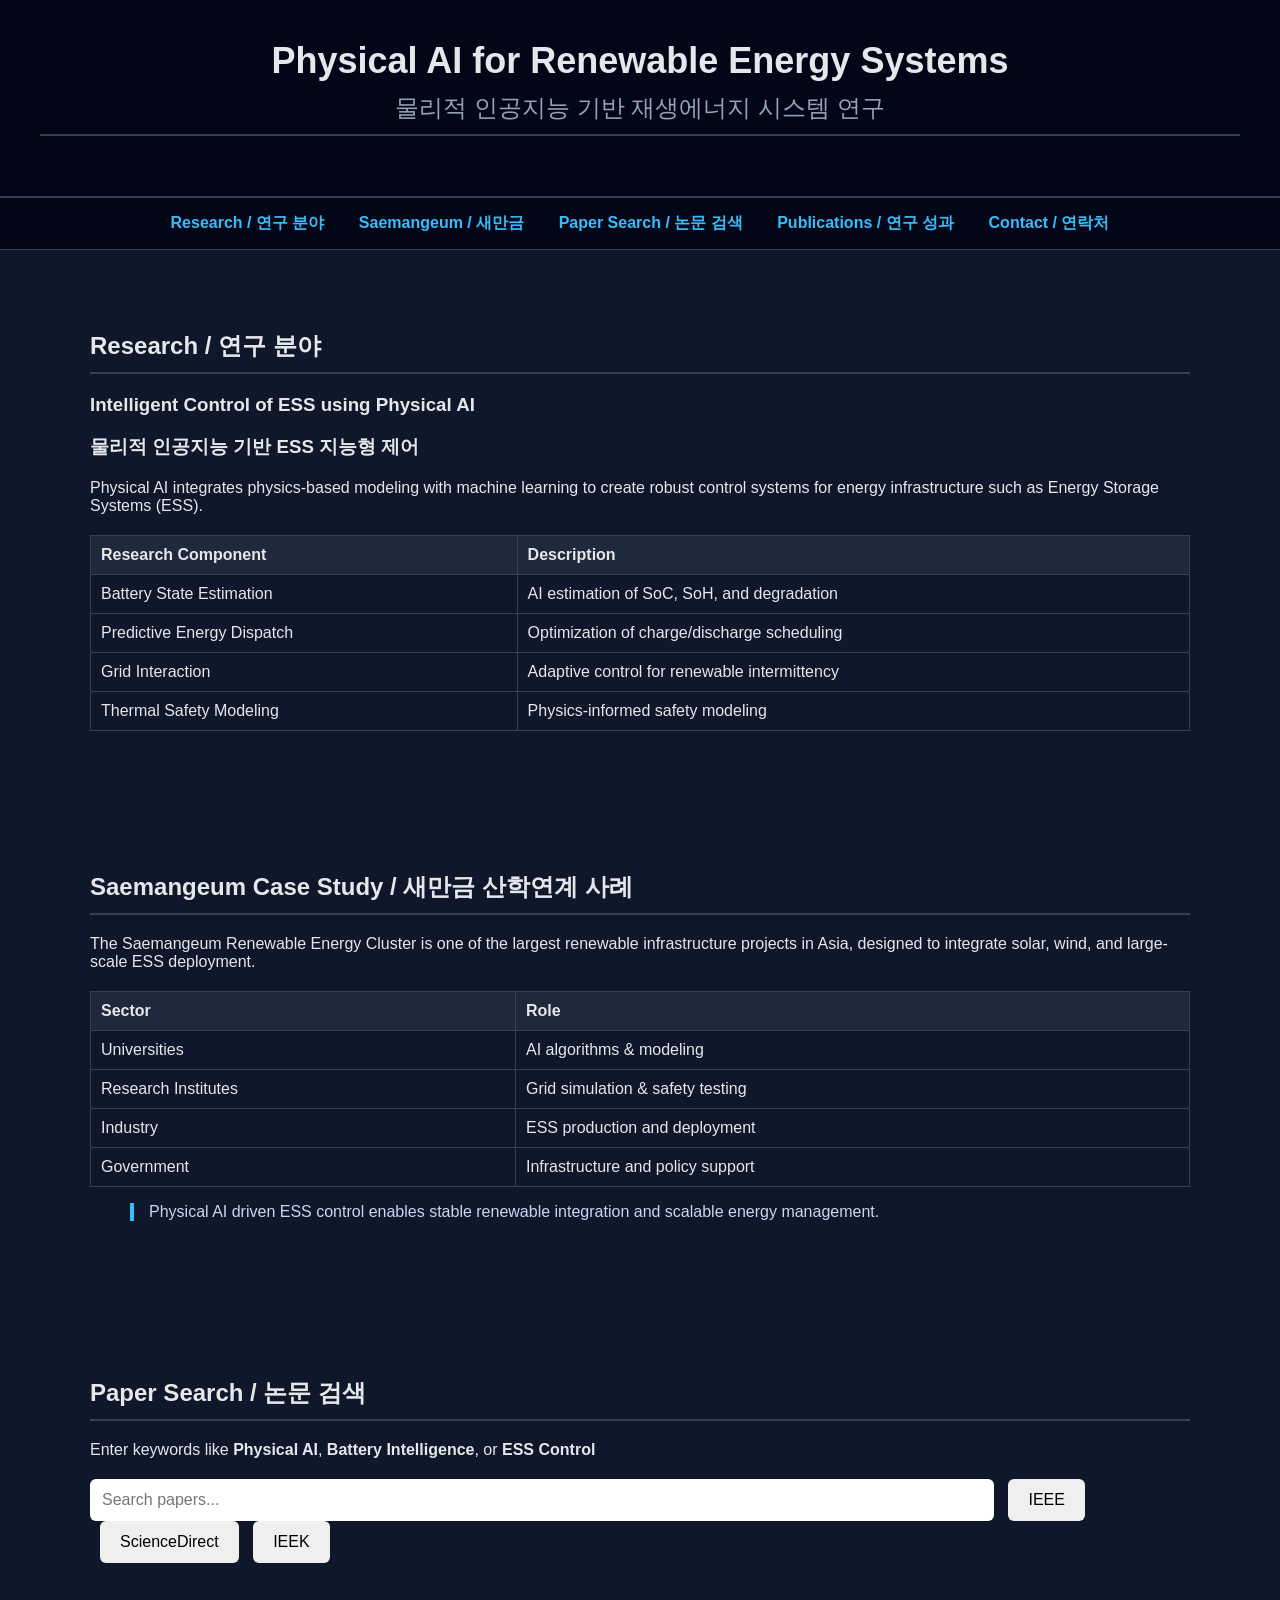
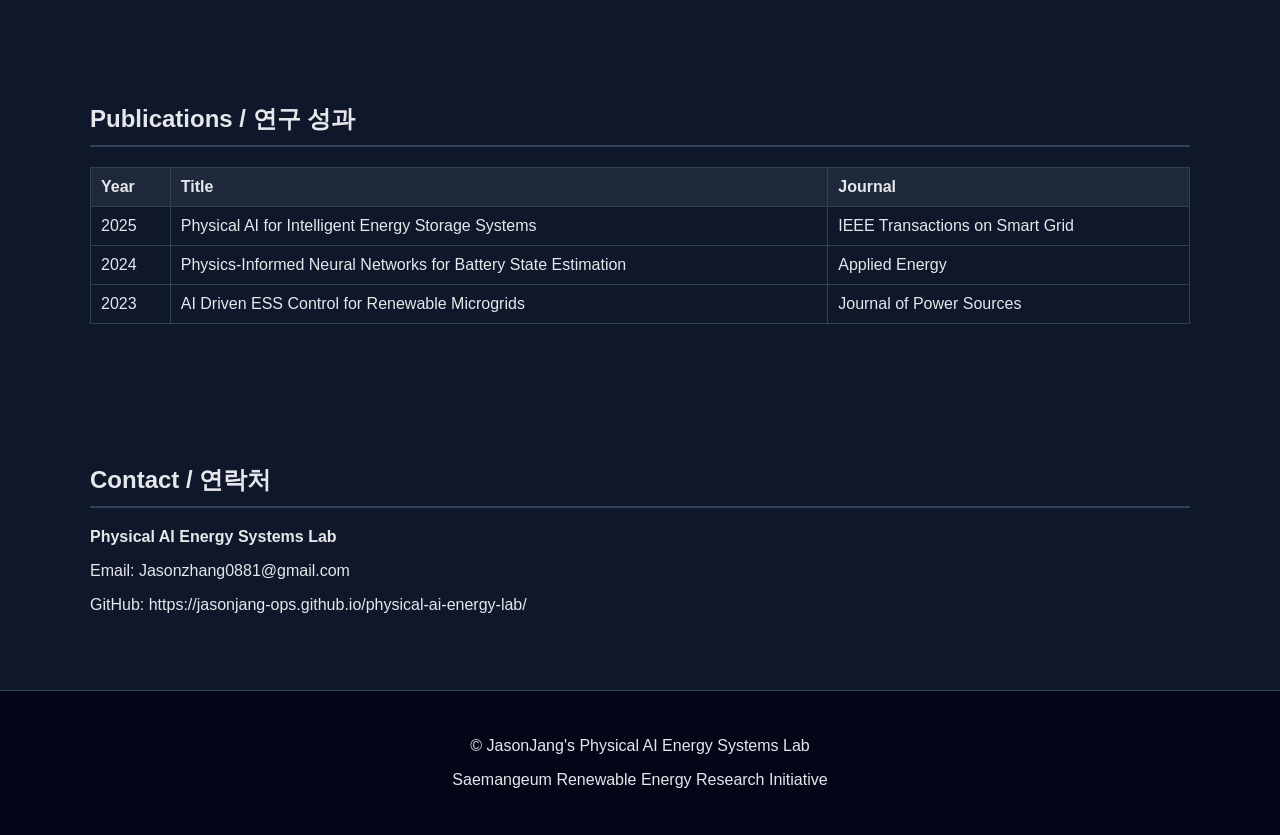
<file: physical_ai_energy_lab_site.html>
<!DOCTYPE html>
<html lang="en">
<head>
<meta charset="UTF-8">
<meta name="viewport" content="width=device-width, initial-scale=1.0">
<title>Physical AI Energy Systems Lab</title>
<style>
body{
    font-family: Arial, Helvetica, sans-serif;
    margin:0;
    background:#0f172a;
    color:#e5e7eb;
}
header{
    background:#020617;
    padding:40px;
    text-align:center;
    border-bottom:2px solid #334155;
}
header h1{
    margin:0;
    font-size:36px;
}
header h2{
    margin-top:10px;
    font-weight:normal;
    color:#94a3b8;
}
nav{
    background:#020617;
    padding:15px;
    position:sticky;
    top:0;
    text-align:center;
    border-bottom:1px solid #334155;
}
nav a{
    color:#38bdf8;
    margin:0 15px;
    text-decoration:none;
    font-weight:bold;
}
section{
    max-width:1100px;
    margin:auto;
    padding:60px 20px;
}
h2{
    border-bottom:2px solid #334155;
    padding-bottom:10px;
}
table{
    width:100%;
    border-collapse:collapse;
    margin-top:20px;
}
th, td{
    border:1px solid #334155;
    padding:10px;
    text-align:left;
}
th{
    background:#1e293b;
}
blockquote{
    border-left:4px solid #38bdf8;
    padding-left:15px;
    color:#cbd5f5;
}
.search-box{
    margin-top:20px;
}
input[type="text"]{
    width:80%;
    padding:12px;
    font-size:16px;
    border-radius:6px;
    border:none;
}
button{
    padding:12px 20px;
    font-size:16px;
    margin-left:10px;
    border:none;
    border-radius:6px;
    cursor:pointer;
}
footer{
    background:#020617;
    padding:30px;
    text-align:center;
    border-top:1px solid #334155;
}
</style>

<script>
function searchIEEE(){
    var q=document.getElementById("search").value;
    window.open("https://ieeexplore.ieee.org/search/searchresult.jsp?queryText="+encodeURIComponent(q));
}
function searchScienceDirect(){
    var q=document.getElementById("search").value;
    window.open("https://www.sciencedirect.com/search?qs="+encodeURIComponent(q));
}
function searchIEEK(){
    window.open("https://www.ieek.or.kr");
}
</script>

</head>

<body>

<header>
<h1>Physical AI for Renewable Energy Systems</h1>
<h2>물리적 인공지능 기반 재생에너지 시스템 연구</h2>
</header>

<nav>
<a href="#research">Research / 연구 분야</a>
<a href="#saemangeum">Saemangeum / 새만금</a>
<a href="#search">Paper Search / 논문 검색</a>
<a href="#publications">Publications / 연구 성과</a>
<a href="#contact">Contact / 연락처</a>
</nav>

<section id="research">
<h2>Research / 연구 분야</h2>

<h3>Intelligent Control of ESS using Physical AI</h3>
<h3>물리적 인공지능 기반 ESS 지능형 제어</h3>

<p>
Physical AI integrates physics-based modeling with machine learning to create robust control systems
for energy infrastructure such as Energy Storage Systems (ESS).
</p>

<table>
<tr>
<th>Research Component</th>
<th>Description</th>
</tr>

<tr>
<td>Battery State Estimation</td>
<td>AI estimation of SoC, SoH, and degradation</td>
</tr>

<tr>
<td>Predictive Energy Dispatch</td>
<td>Optimization of charge/discharge scheduling</td>
</tr>

<tr>
<td>Grid Interaction</td>
<td>Adaptive control for renewable intermittency</td>
</tr>

<tr>
<td>Thermal Safety Modeling</td>
<td>Physics-informed safety modeling</td>
</tr>
</table>

</section>

<section id="saemangeum">

<h2>Saemangeum Case Study / 새만금 산학연계 사례</h2>

<p>
The Saemangeum Renewable Energy Cluster is one of the largest renewable infrastructure projects in Asia,
designed to integrate solar, wind, and large-scale ESS deployment.
</p>

<table>
<tr>
<th>Sector</th>
<th>Role</th>
</tr>

<tr>
<td>Universities</td>
<td>AI algorithms & modeling</td>
</tr>

<tr>
<td>Research Institutes</td>
<td>Grid simulation & safety testing</td>
</tr>

<tr>
<td>Industry</td>
<td>ESS production and deployment</td>
</tr>

<tr>
<td>Government</td>
<td>Infrastructure and policy support</td>
</tr>
</table>

<blockquote>
Physical AI driven ESS control enables stable renewable integration and scalable energy management.
</blockquote>

</section>

<section>

<h2>Paper Search / 논문 검색</h2>

<p>Enter keywords like <b>Physical AI</b>, <b>Battery Intelligence</b>, or <b>ESS Control</b></p>

<div class="search-box">
<input id="search" type="text" placeholder="Search papers...">
<button onclick="searchIEEE()">IEEE</button>
<button onclick="searchScienceDirect()">ScienceDirect</button>
<button onclick="searchIEEK()">IEEK</button>
</div>

</section>

<section id="publications">

<h2>Publications / 연구 성과</h2>

<table>

<tr>
<th>Year</th>
<th>Title</th>
<th>Journal</th>
</tr>

<tr>
<td>2025</td>
<td>Physical AI for Intelligent Energy Storage Systems</td>
<td>IEEE Transactions on Smart Grid</td>
</tr>

<tr>
<td>2024</td>
<td>Physics-Informed Neural Networks for Battery State Estimation</td>
<td>Applied Energy</td>
</tr>

<tr>
<td>2023</td>
<td>AI Driven ESS Control for Renewable Microgrids</td>
<td>Journal of Power Sources</td>
</tr>

</table>

</section>

<section id="contact">

<h2>Contact / 연락처</h2>

<p><b>Physical AI Energy Systems Lab</b></p>
<p>Email: Jasonzhang0881@gmail.com</p>
<p>GitHub: https://jasonjang-ops.github.io/physical-ai-energy-lab/</p>

</section>

<footer>

<p>© JasonJang's Physical AI Energy Systems Lab</p>
<p>Saemangeum Renewable Energy Research Initiative</p>

</footer>

</body>
</html>
</file>
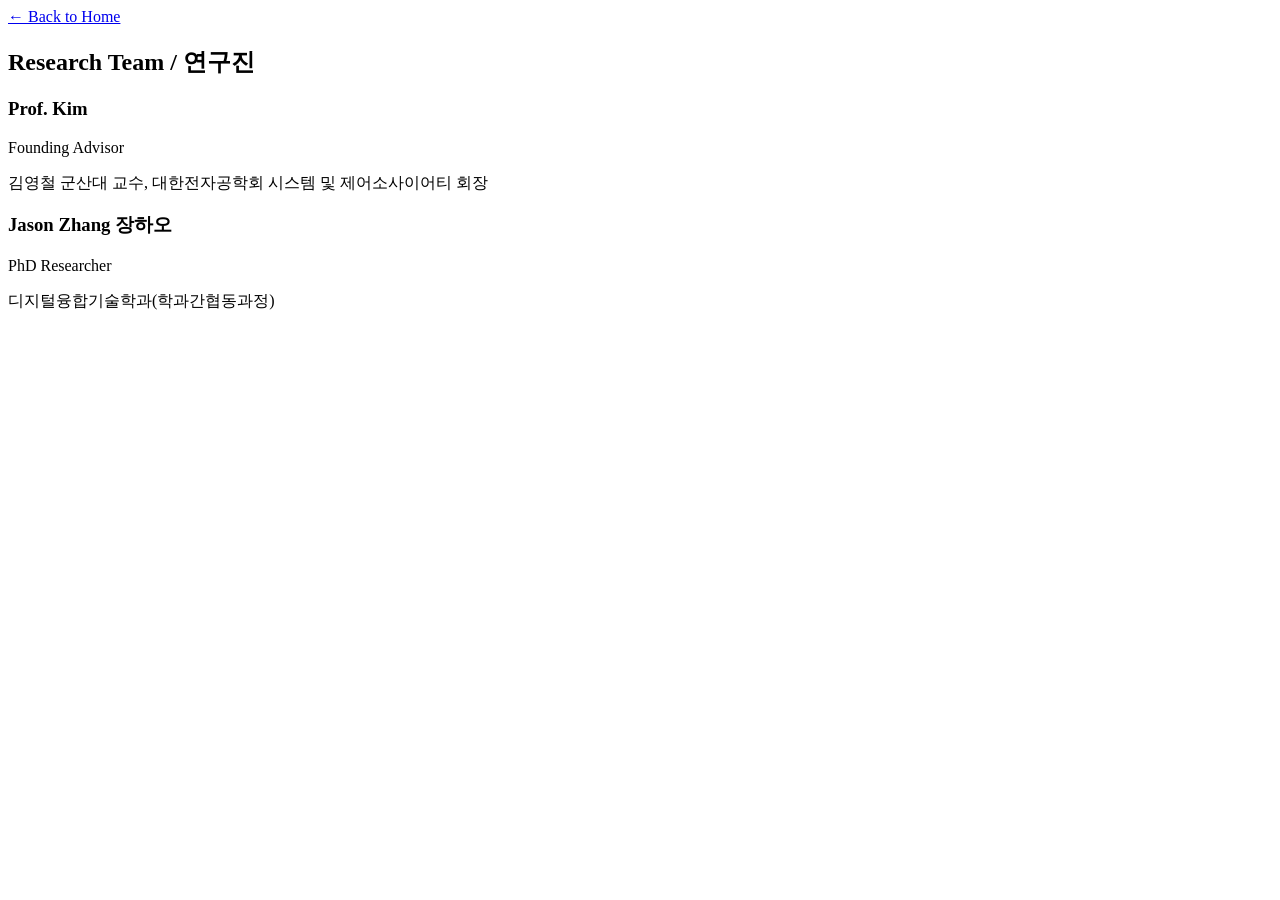
<file: people/team.html>
<!DOCTYPE html>
<html lang="en">
<head>
    <meta charset="UTF-8">
    <title>Our Team - Physical AI Lab</title>
    <link rel="stylesheet" href="../style.css">
</head>
<body class="sub-page">
    <nav><a href="../index.html">← Back to Home</a></nav>
    <section class="glass-card">
        <h1>Research Team / 연구진</h1>
        
        <div class="team-grid">
            <div class="member-card">
                <div class="avatar-placeholder"></div>
                <h3>Prof. Kim</h3>
                <p class="role">Founding Advisor</p>
                <p class="desc">김영철 군산대 교수, 대한전자공학회 시스템 및 제어소사이어티 회장</p>
            </div>
            
            <div class="member-card">
                <div class="avatar-placeholder"></div>
                <h3>Jason Zhang 장하오</h3>
                <p class="role">PhD Researcher</p>
                <p class="desc">디지털융합기술학과(학과간협동과정)</p>
            </div>
        </div>
    </section>
</body>
</html>
</file>
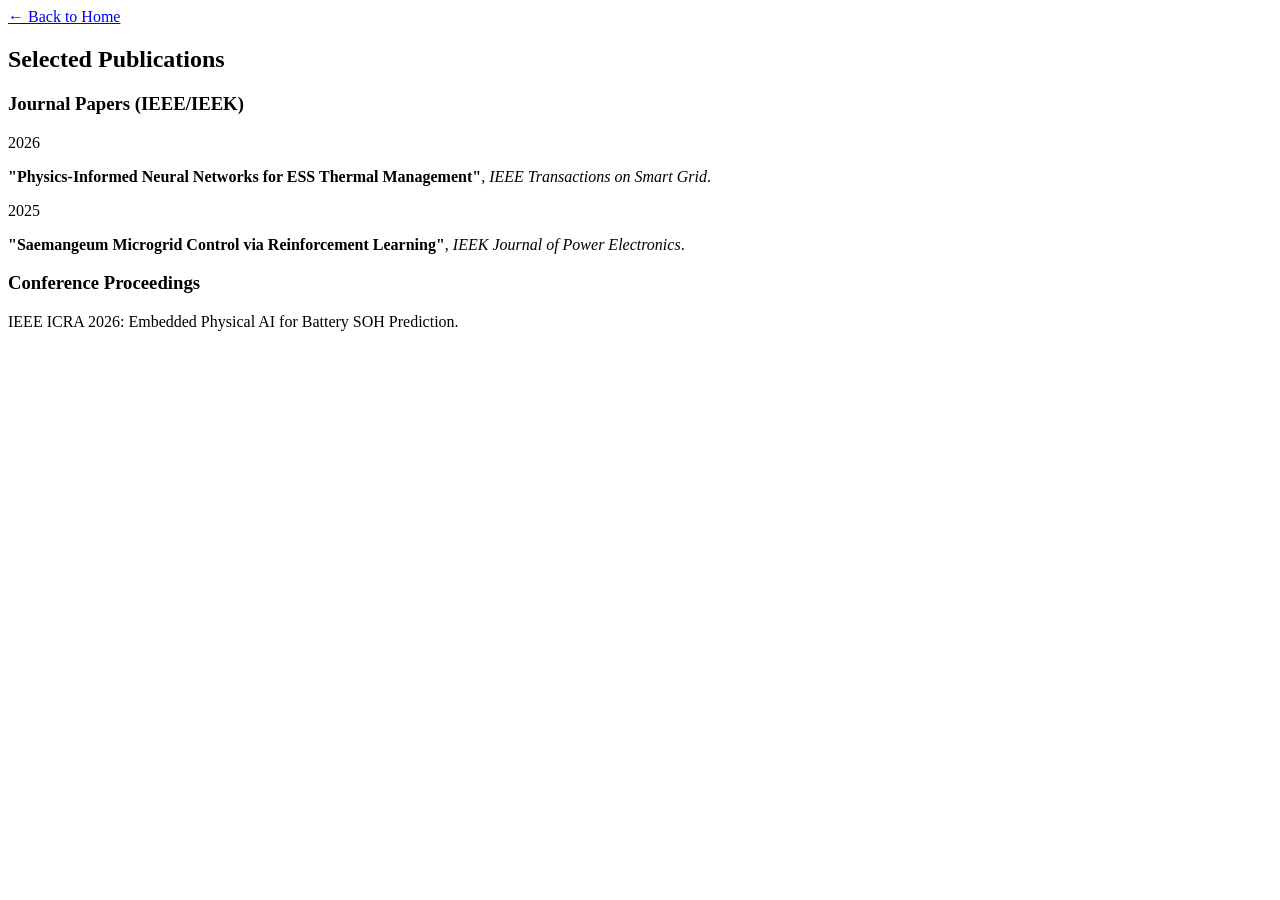
<file: publications/papers.html>
<!DOCTYPE html>
<html lang="en">
<head>
    <meta charset="UTF-8">
    <title>Publications - Physical AI Lab</title>
    <link rel="stylesheet" href="../style.css">
</head>
<body class="sub-page">
    <nav><a href="../index.html">← Back to Home</a></nav>
    <section class="glass-card">
        <h1>Selected Publications</h1>
        
        <div class="pub-category">
            <h3>Journal Papers (IEEE/IEEK)</h3>
            <div class="paper-item">
                <span class="year">2026</span>
                <p><strong>"Physics-Informed Neural Networks for ESS Thermal Management"</strong>, <em>IEEE Transactions on Smart Grid</em>.</p>
            </div>
            <div class="paper-item">
                <span class="year">2025</span>
                <p><strong>"Saemangeum Microgrid Control via Reinforcement Learning"</strong>, <em>IEEK Journal of Power Electronics</em>.</p>
            </div>
        </div>

        <div class="pub-category">
            <h3>Conference Proceedings</h3>
            <p>IEEE ICRA 2026: Embedded Physical AI for Battery SOH Prediction.</p>
        </div>
    </section>
</body>
</html>
</file>
<file: style.css>
/* =========================================
   背景增强：科技感核心样式
   ========================================= */
.tech-bg-container {
    position: fixed;
    top: 0;
    left: 0;
    width: 100%;
    height: 100%;
    z-index: -2;
    background: #020617; /* 基础深空色 */
    overflow: hidden;
}

/* 动态网格线：营造空间深度感 */
.cyber-grid {
    position: absolute;
    width: 200%;
    height: 200%;
    top: -50%;
    left: -50%;
    background-image: 
        linear-gradient(rgba(56, 189, 248, 0.1) 1px, transparent 1px),
        linear-gradient(90deg, rgba(56, 189, 248, 0.1) 1px, transparent 1px);
    background-size: 50px 50px;
    transform: perspective(500px) rotateX(60deg);
    animation: grid-move 20s linear infinite;
}

@keyframes grid-move {
    from { transform: perspective(500px) rotateX(60deg) translateY(0); }
    to { transform: perspective(500px) rotateX(60deg) translateY(50px); }
}

/* 能源脉动光晕 */
.glow-sphere {
    position: absolute;
    top: 50%;
    left: 50%;
    transform: translate(-50%, -50%);
    width: 600px;
    height: 600px;
    background: radial-gradient(circle, rgba(56, 189, 248, 0.15) 0%, transparent 70%);
    filter: blur(50px);
    animation: pulse-glow 8s infinite alternate;
}

@keyframes pulse-glow {
    from { opacity: 0.5; scale: 1; }
    to { opacity: 1; scale: 1.2; }
}

/* 标题故障艺术效果 (Glitch) */
.glitch-text {
    position: relative;
    font-size: 3.5rem;
    font-weight: 800;
    text-transform: uppercase;
}

.hero-divider {
    width: 100px;
    height: 4px;
    background: var(--primary);
    margin: 20px auto;
    box-shadow: 0 0 15px var(--primary);
}

/* 修正首屏显示问题：确保 Header 占满屏幕并居中 */
header {
    min-height: 100vh;
    display: flex;
    flex-direction: column;
    justify-content: center;
    align-items: center;
    text-align: center;
    padding: 0 20px;
}

/* 针对移动端优化首屏高度 */
@media (max-width: 768px) {
    .glitch-text { font-size: 2rem; }
}
</file>
